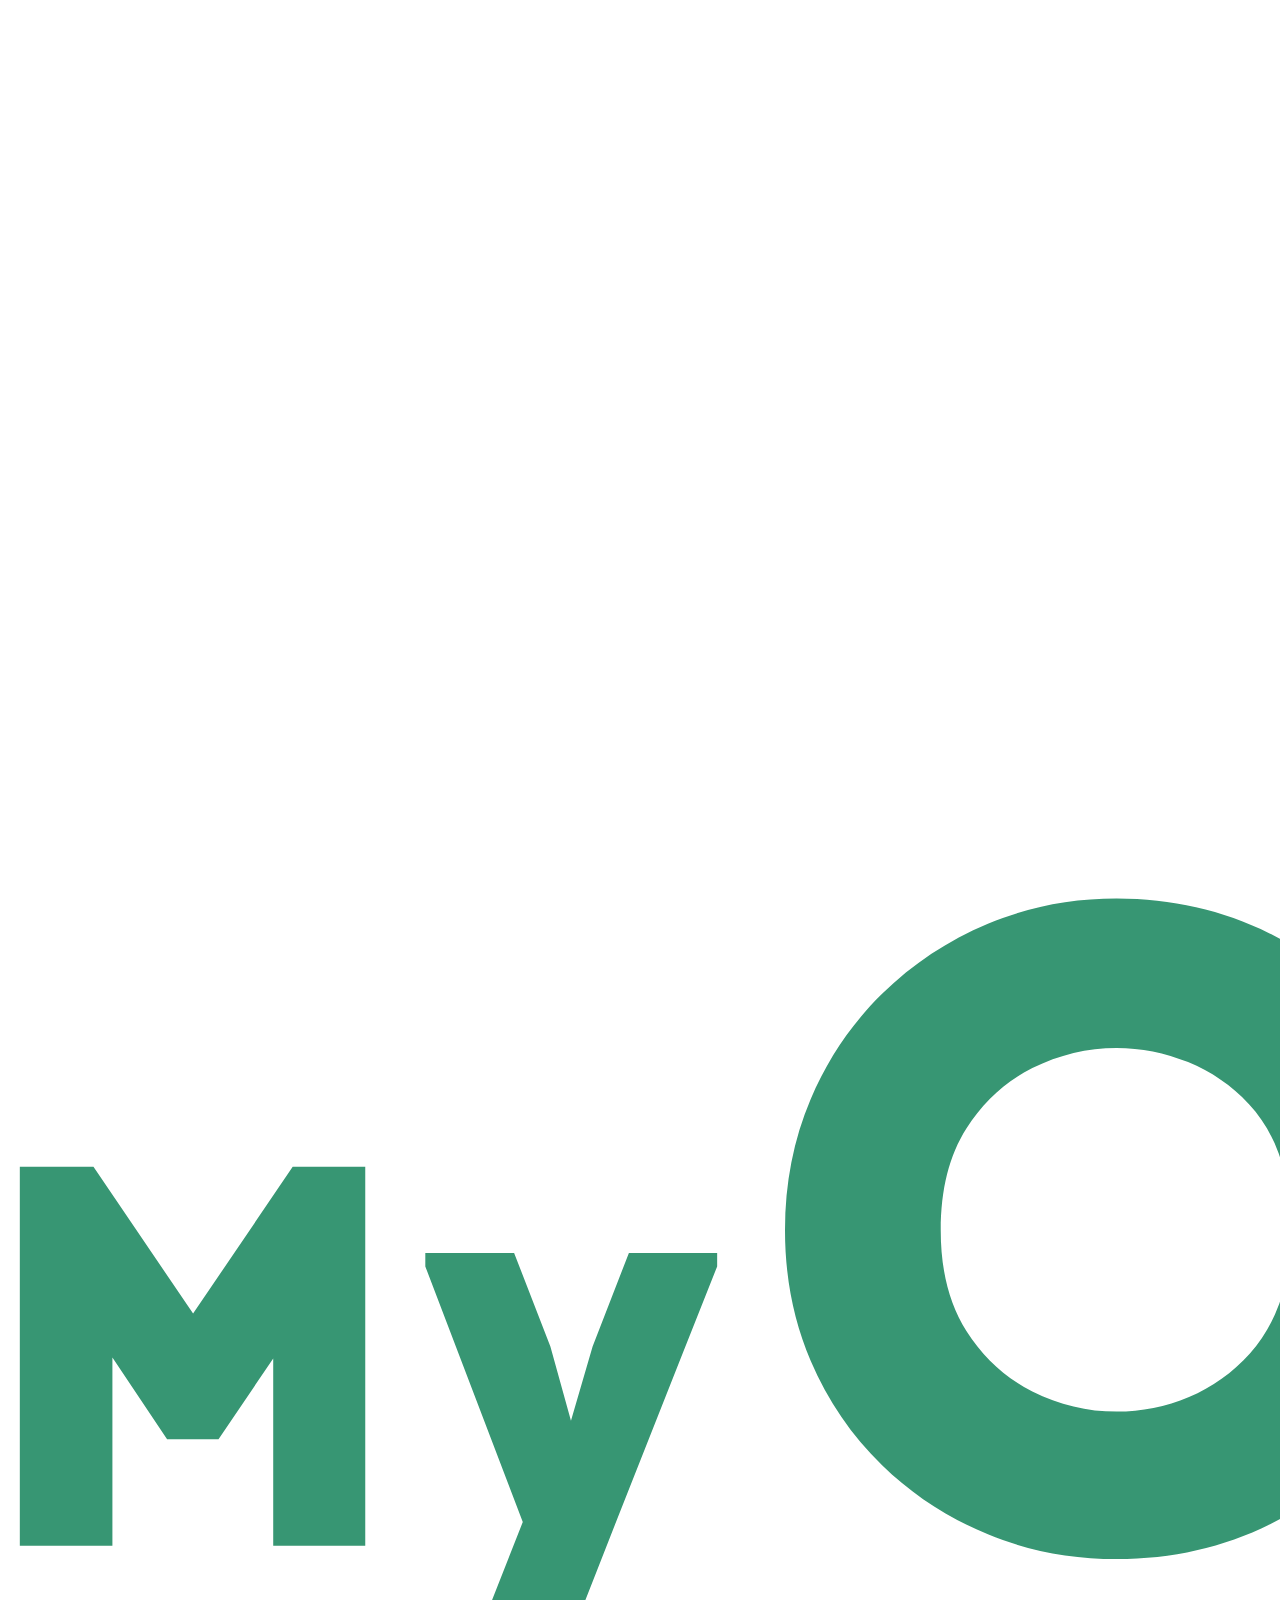
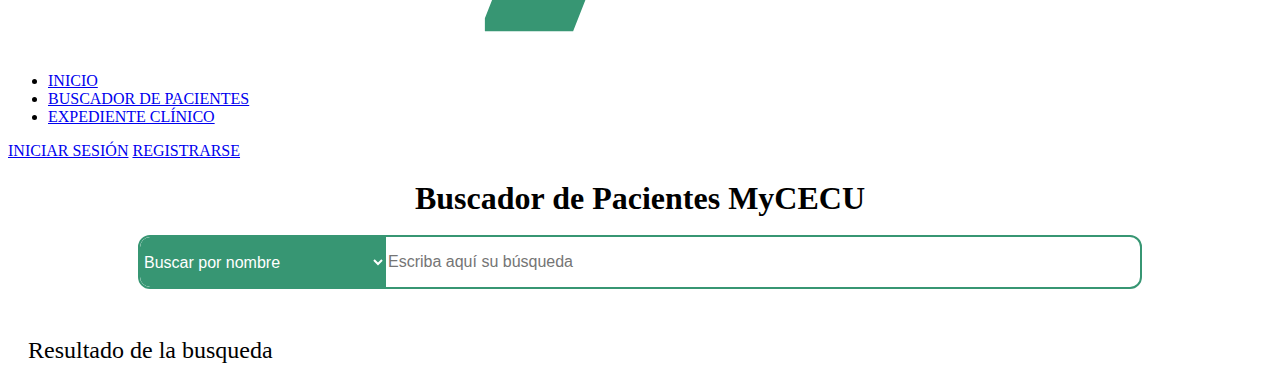
<file: MyCECU/frontend/html/buscador-pacientes.html>
<!-- index.html -->
<!DOCTYPE html>
<html lang="es">
<head>
    <meta charset="UTF-8">
    <meta name="viewport" content="width=device-width, initial-scale=1.0">
    <title>Buscador de pacientes</title>
    <link rel="stylesheet" href="../css/estilos-globales.css">
    <link rel="stylesheet" href="../css/estilos-buscador.css">
</head>
<body>
    <header>
        <nav class="navegacion">
            <div class="logo">
                <img src="../assets/logo-mycecu.svg">
            </div>
            <ul class="menu">
                <li><a href="../html/index.html">INICIO</a></li>
                <li><a href="../html/buscador-pacientes.html">BUSCADOR DE PACIENTES</a></li>
                <li><a href="../html/expediente-clinico.html">EXPEDIENTE CLÍNICO</a></li>
            </ul>
            <div class="acciones">
                <a href="iniciar-sesion.html">INICIAR SESIÓN</a>
                <a href="registro-doctor.html" class="btn-registro">REGISTRARSE</a>
            </div>
        </nav>
    </header>
    <h1>Buscador de Pacientes MyCECU</h1>
    <section class="buscador">
        <select id="criterio" name="criterio">
            <option value="nombre">Buscar por nombre</option>
            <option value="fecha">Buscar por fecha de nacimiento</option>
        </select>
        <input type="search" id="busqueda" name="busqueda" placeholder="Escriba aquí su búsqueda">
    </section>
    <h2>Resultado de la busqueda</h2>
    <section class="resultado">
        <!-- el JS inyecta aquí las tarjetas -->
    </section>
    <script src="../js/selectorBuscador.js"></script>
    <script src="../js/menuNavegacion.js"></script>
</body>
</html>
</file>
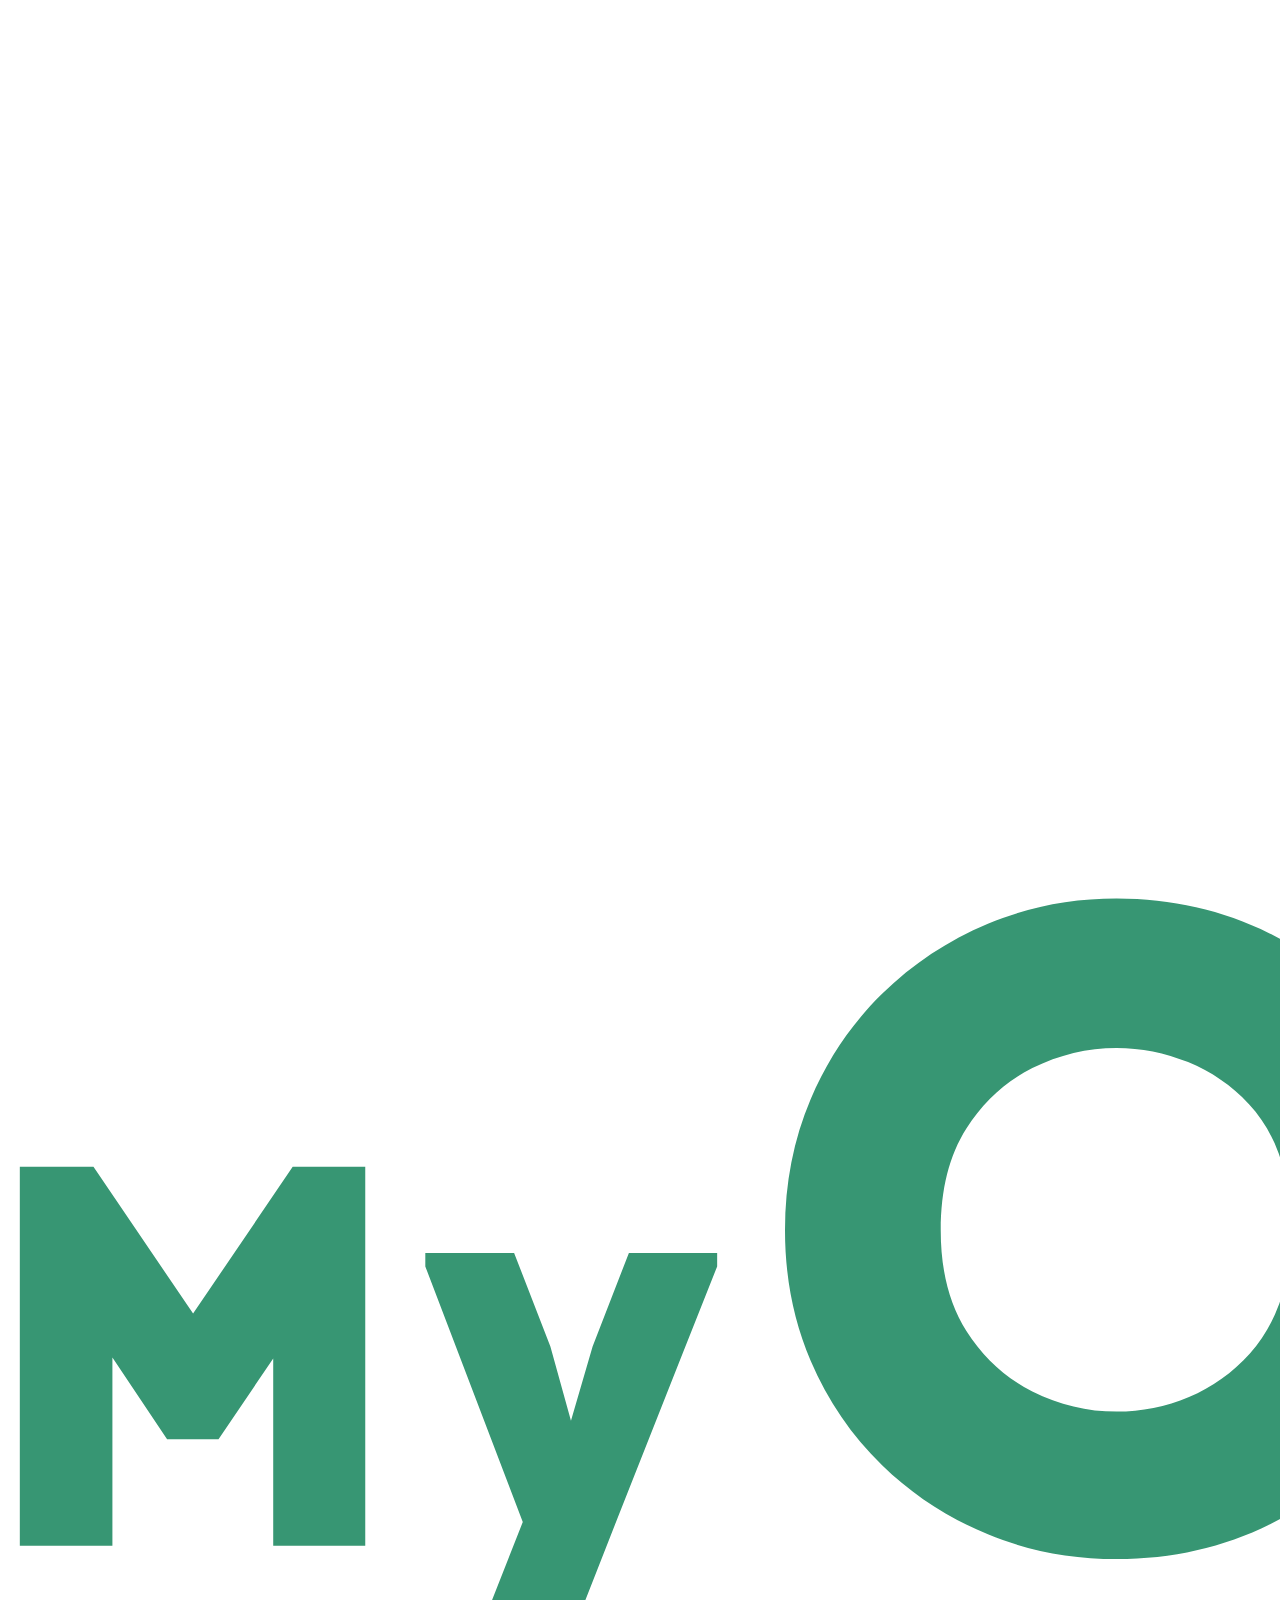
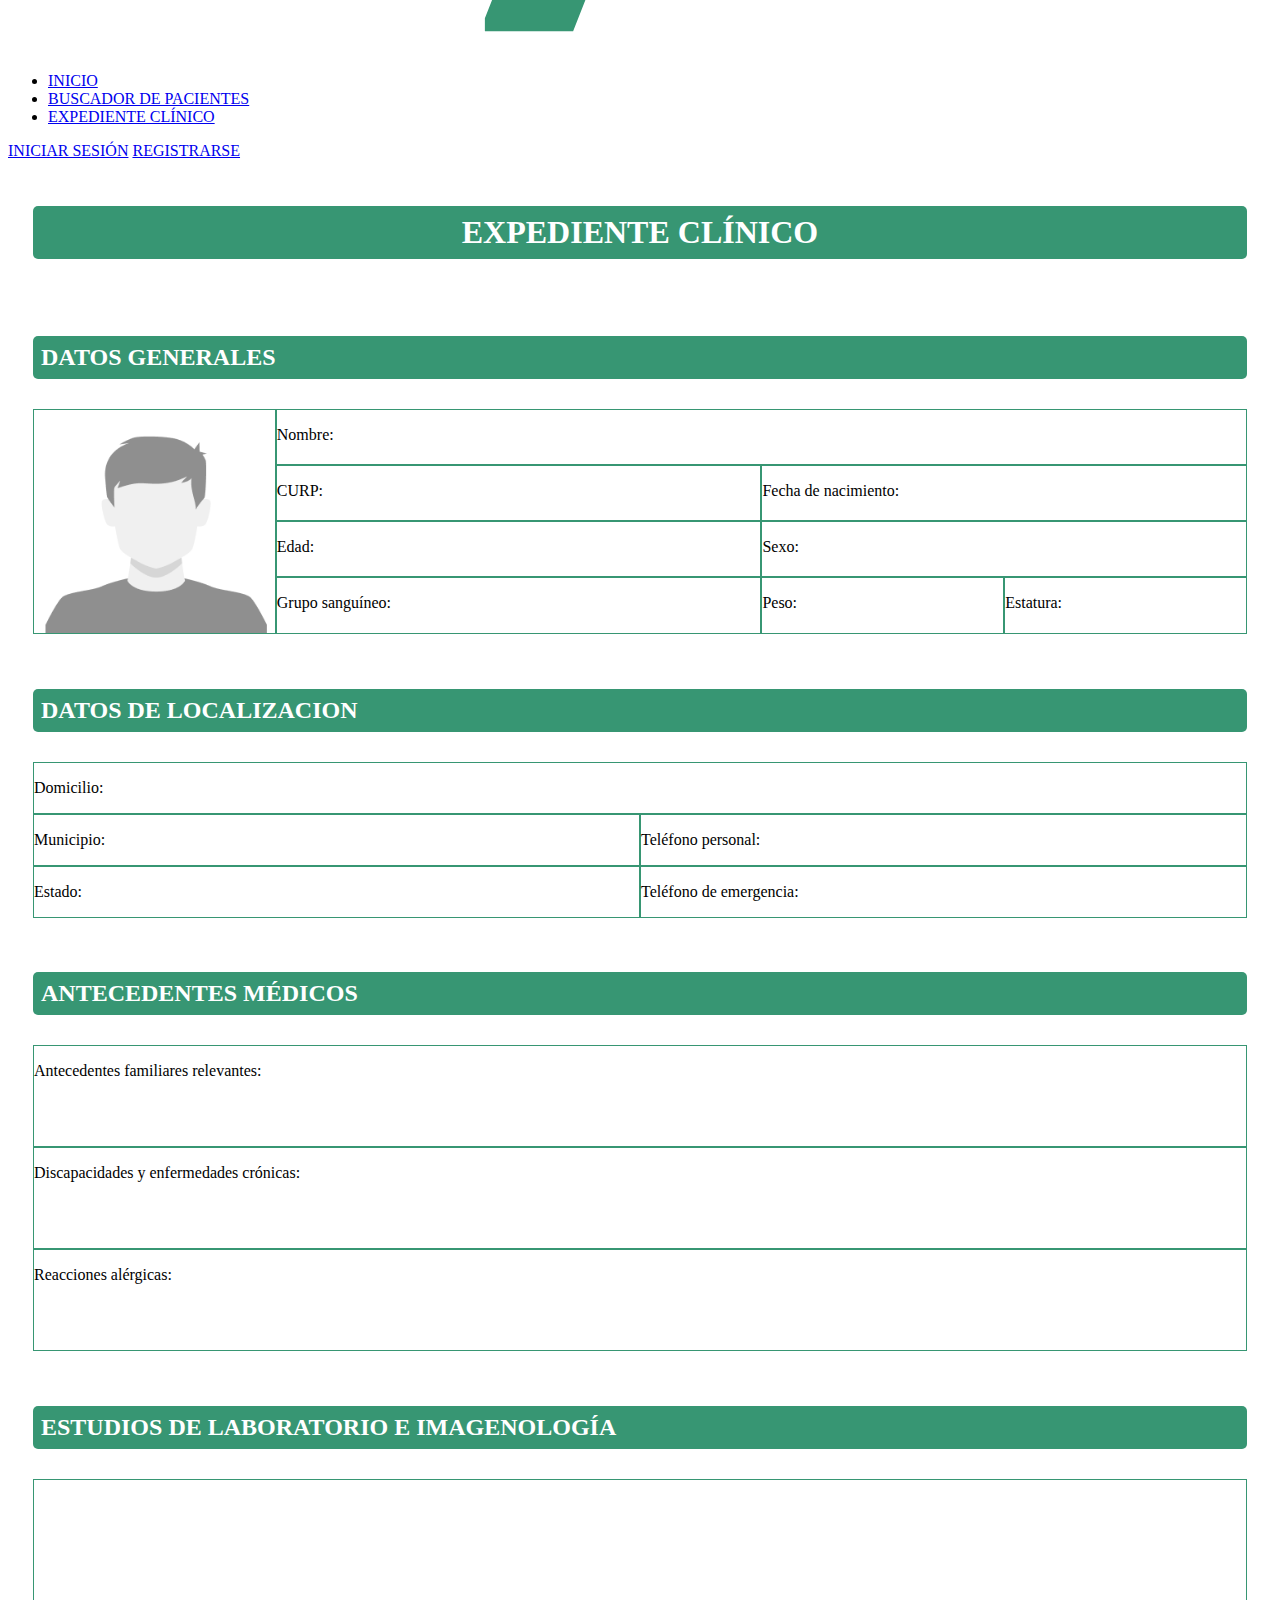
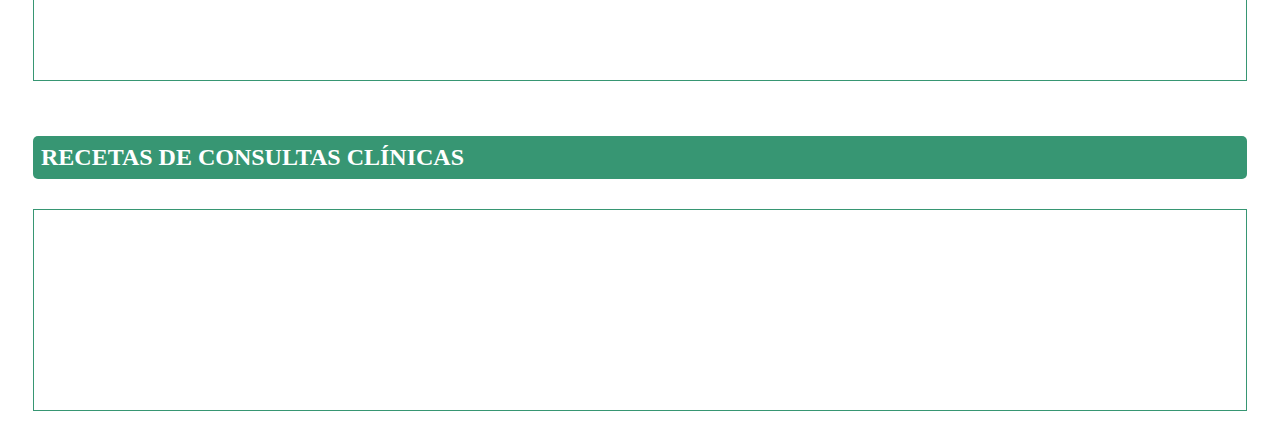
<file: MyCECU/frontend/html/expediente-clinico.html>
<!-- index.html -->
<!DOCTYPE html>
<html lang="es">
<head>
    <meta charset="UTF-8">
    <meta name="viewport" content="width=device-width, initial-scale=1.0">
    <title>Expediente clínico</title>
    <link rel="stylesheet" href="../css/estilos-globales.css">
    <link rel="stylesheet" href="../css/estilos-expediente.css">
</head>
<body>
    <header>
        <nav class="navegacion">
            <div class="logo">
                <img src="../assets/logo-mycecu.svg">
            </div>
            <ul class="menu">
                <li><a href="../html/index.html">INICIO</a></li>
                <li><a href="../html/buscador-pacientes.html">BUSCADOR DE PACIENTES</a></li>
                <li><a href="../html/expediente-clinico.html">EXPEDIENTE CLÍNICO</a></li>
            </ul>
            <div class="acciones">
                <a href="iniciar-sesion.html">INICIAR SESIÓN</a>
                <a href="registro-doctor.html" class="btn-registro">REGISTRARSE</a>
            </div>
        </nav>
    </header>
    <main>
        <h1>EXPEDIENTE CLÍNICO</h1>
        <section>
            <h2>DATOS GENERALES</h2>
            <article class="datos-generales">
                <div class="foto-perfil">
                    <img src="../assets/placeholder-sin-foto.png">
                </div>
                <div>
                    <p>Nombre: </p>
                </div>
                <div>
                    <p>CURP: </p>
                </div>
                <div>
                    <p>Fecha de nacimiento: </p>
                </div>
                <div>
                    <p>Edad: </p>
                </div>
                <div>
                    <p>Grupo sanguíneo: </p>
                </div>
                <div>
                    <p>Sexo: </p>
                </div>
                <div>
                    <p>Peso: </p>
                </div>
                <div>
                    <p>Estatura: </p>
                </div>
            </article>
        </section>

        <section>
            <h2>DATOS DE LOCALIZACION</h2>
            <article class="datos-localizacion">
                <div>
                    <p>Domicilio: </p>
                </div>
                <div>
                    <p>Municipio: </p>
                </div>
                <div>
                    <p>Teléfono personal: </p>
                </div>
                <div>
                    <p>Estado: </p>
                </div>
                <div>
                    <p>Teléfono de emergencia: </p>
                </div>
            </article>
        </section>

        <section>
            <h2>ANTECEDENTES MÉDICOS</h2>
            <article class="antecedentes-medicos">
                <div>
                    <p>Antecedentes familiares relevantes: </p>
                </div>
                <div>
                    <p>Discapacidades y enfermedades crónicas: </p>
                </div>
                <div>
                    <p>Reacciones alérgicas:</p>
                </div>
            </article>
        </section>

        <section>
            <h2>ESTUDIOS DE LABORATORIO E IMAGENOLOGÍA</h2>
            <article class="estudios-laboratorio">

            </article>
        </section>

        <section>
            <h2>RECETAS DE CONSULTAS CLÍNICAS</h2>
            <article class="recetas-clinicas">

            </article>
        </section>

    </main>
    <script src="../js/menuNavegacion.js"></script>
</body>
</html>
</file>
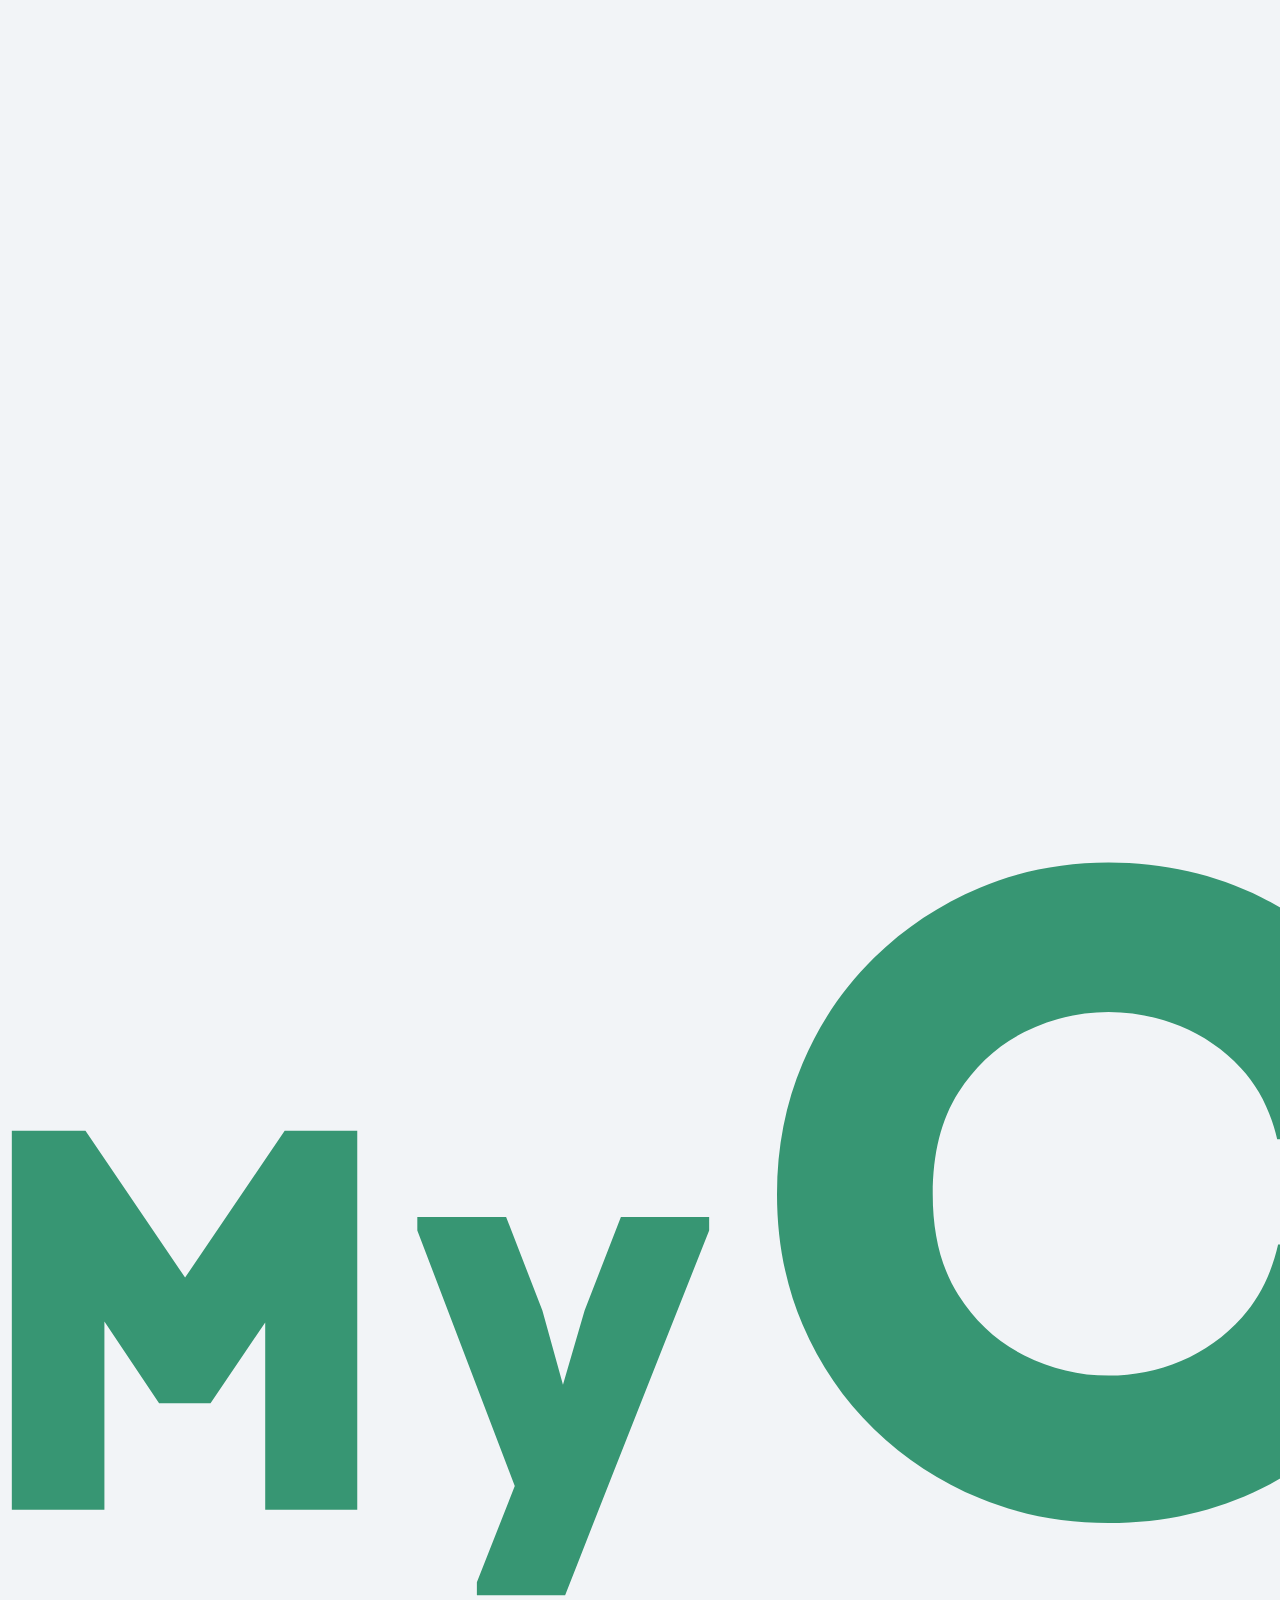
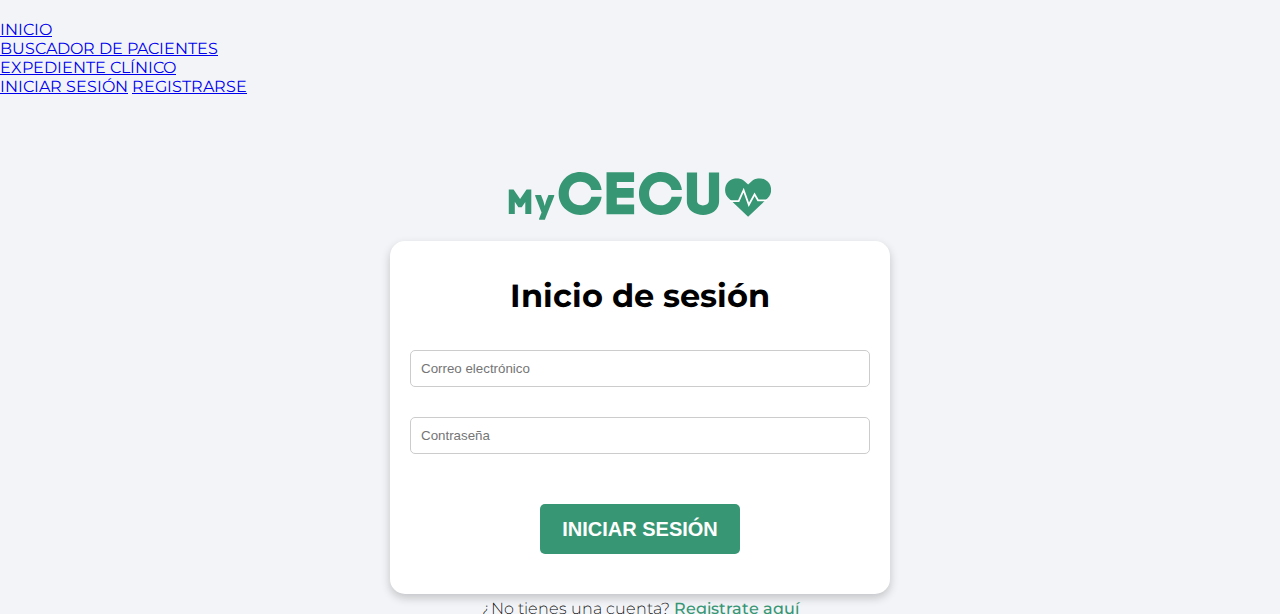
<file: MyCECU/frontend/html/iniciar-sesion.html>
<!DOCTYPE html>
<html lang="en">
<head>
    <meta charset="UTF-8">
    <meta name="viewport" content="width=device-width, initial-scale=1.0">
    <title>Inicio de sesión</title>
    <link rel="stylesheet" href="../css/estilos-globales.css" type="text/css">
    <link rel="stylesheet" href="../css/estilos-inicio-de-sesion.css" type="text/css">
</head>
<body>
    <header>
        <nav class="navegacion">
            <div class="logo">
                <img src="../assets/logo-mycecu.svg">
            </div>
            <ul class="menu">
                <li><a href="../html/index.html">INICIO</a></li>
                <li><a href="../html/buscador-pacientes.html">BUSCADOR DE PACIENTES</a></li>
                <li><a href="../html/expediente-clinico.html">EXPEDIENTE CLÍNICO</a></li>
            </ul>
            <div class="acciones">
                <a href="iniciar-sesion.html">INICIAR SESIÓN</a>
                <a href="registro-doctor.html" class="btn-registro">REGISTRARSE</a>
            </div>
        </nav>
    </header>
    <div class="caja-logo">
        <img src="../assets/logo-mycecu.svg" alt="Logotipo MyCecu">
    </div>
    <div class="caja-login">
        <h1>Inicio de sesión</h1>
        <form id="form-inicio-sesion" name="form-inicio-sesion">
            <input type="email" id="correo" name="correo" placeholder="Correo electrónico" required>
            <input type="password" id="contrasena" name="contrasena" placeholder="Contraseña" required>
            <button type="submit" id="btn-iniciar-sesion" name="btn-iniciar-sesion">INICIAR SESIÓN</button>
        </form>
    </div>
    <div class="caja-registro">
        <p>¿No tienes una cuenta? <a href="registro-doctor.html" id="link-registrate" name="link-registrate">Registrate aquí</a></p>
    </div>
    <script src="../js/menuNavegacion.js"></script>
</body>
</html>
</file>
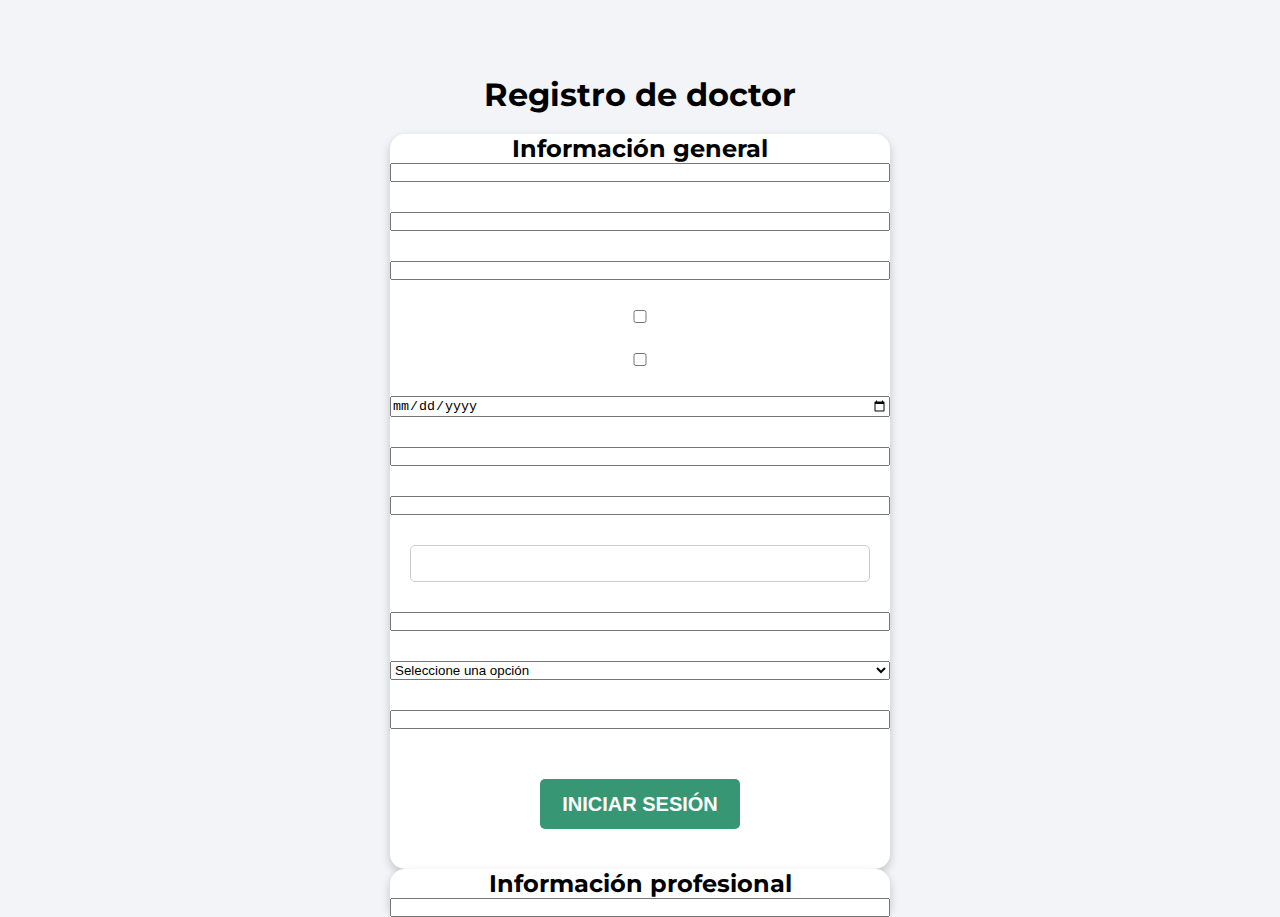
<file: MyCECU/frontend/html/registro-doctor.html>
<!DOCTYPE html>
<html lang="en">
<head>
    <meta charset="UTF-8">
    <meta name="viewport" content="width=device-width, initial-scale=1.0">
    <title>Inicio de Sesión</title>
    <link rel="stylesheet" href="../css/estilos-inicio-de-sesion.css" type="text/css">
</head>
<body>
    <div class="caja-logo">
        <h1>Registro de doctor</h1>
    </div>
    <div class="caja-login">
        <h2>Información general</h2>
        <form>
            <input type="text" required>
            <input type="text" required>
            <input type="text" required>
            <input type="checkbox" required>
            <input type="checkbox" required>
            <input type="date" required>
            <input type="text" required>
            <input type="tel" required>
            <input type="password" required>
            <input type="text" required>
            <select>
                <option value="" disabled selected>Seleccione una opción</option>
            </select>
            <input type="text" required>
            <button type="submit">INICIAR SESIÓN</button>
        </form>
    </div>
        <div class="caja-login">
        <h2>Información profesional</h2>
        <form>
            <input type="" required>
        </form>
    </div>
</body>
</html>
</file>
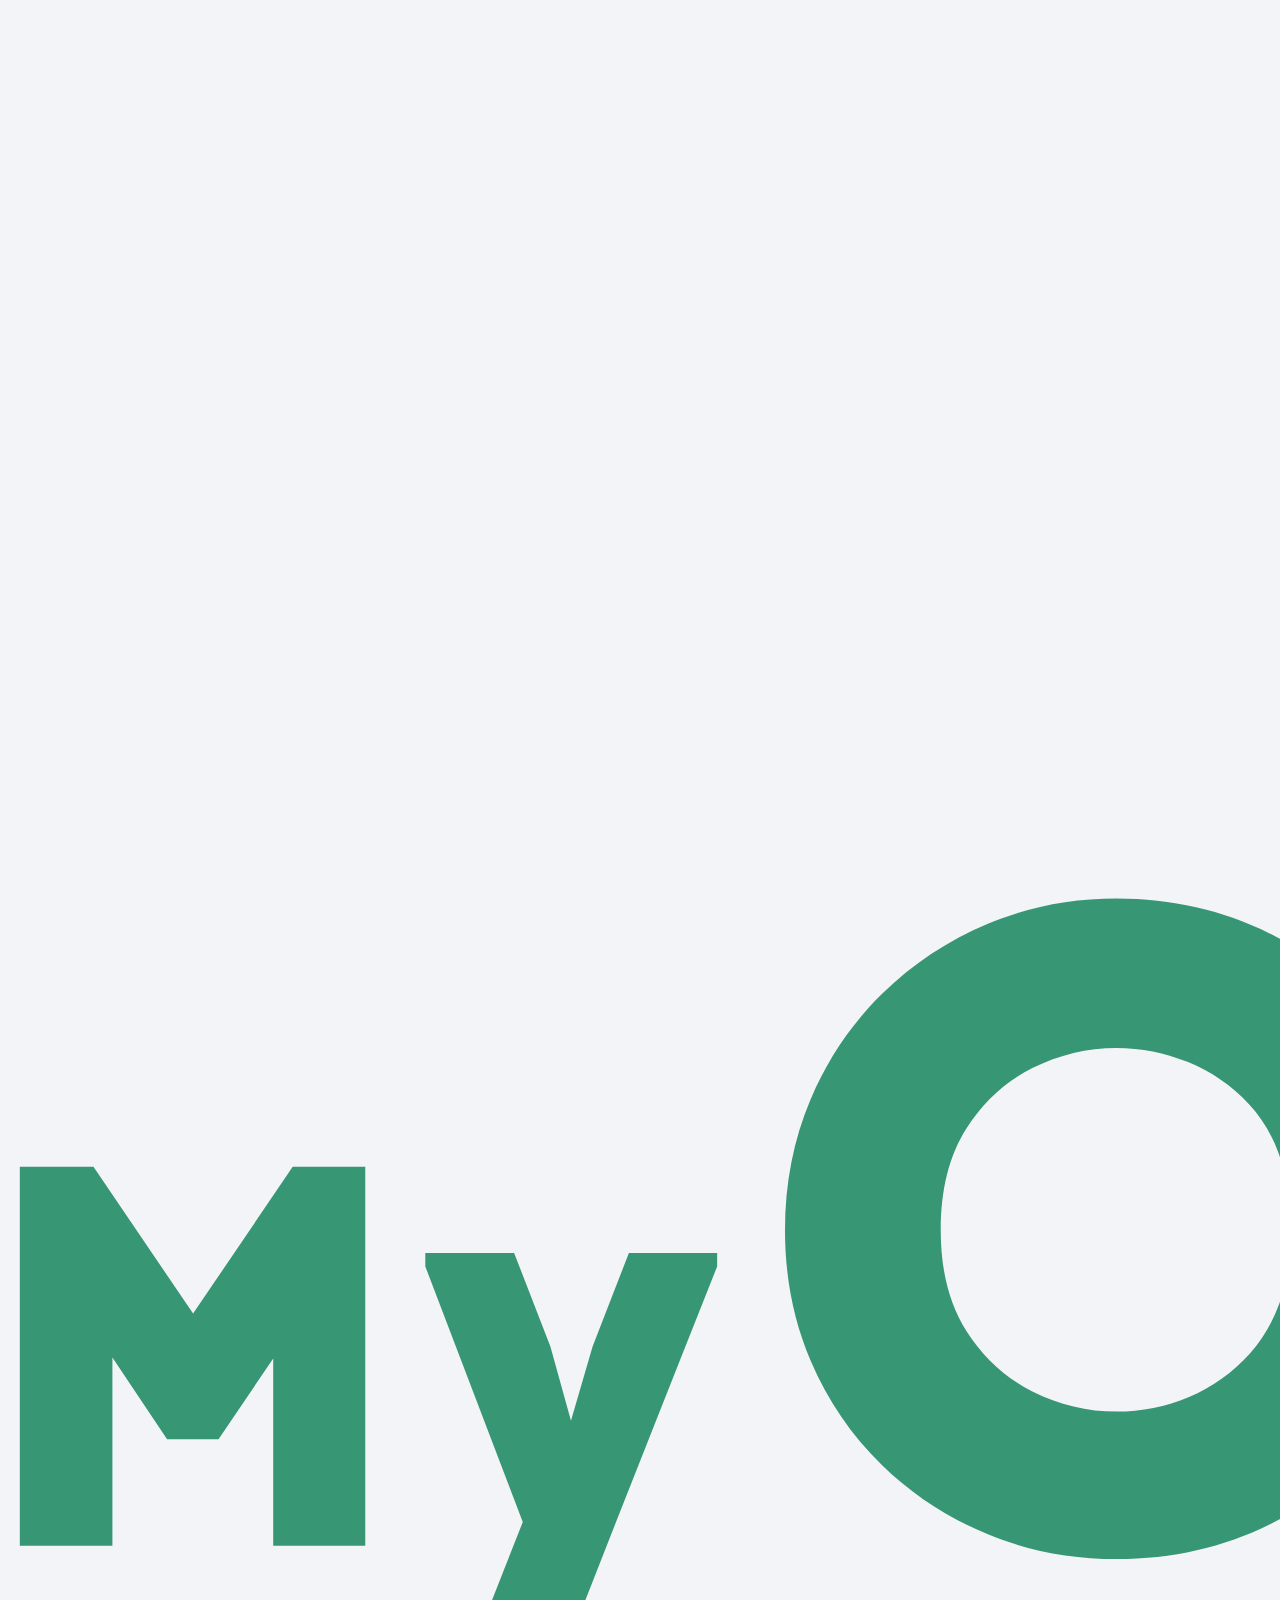
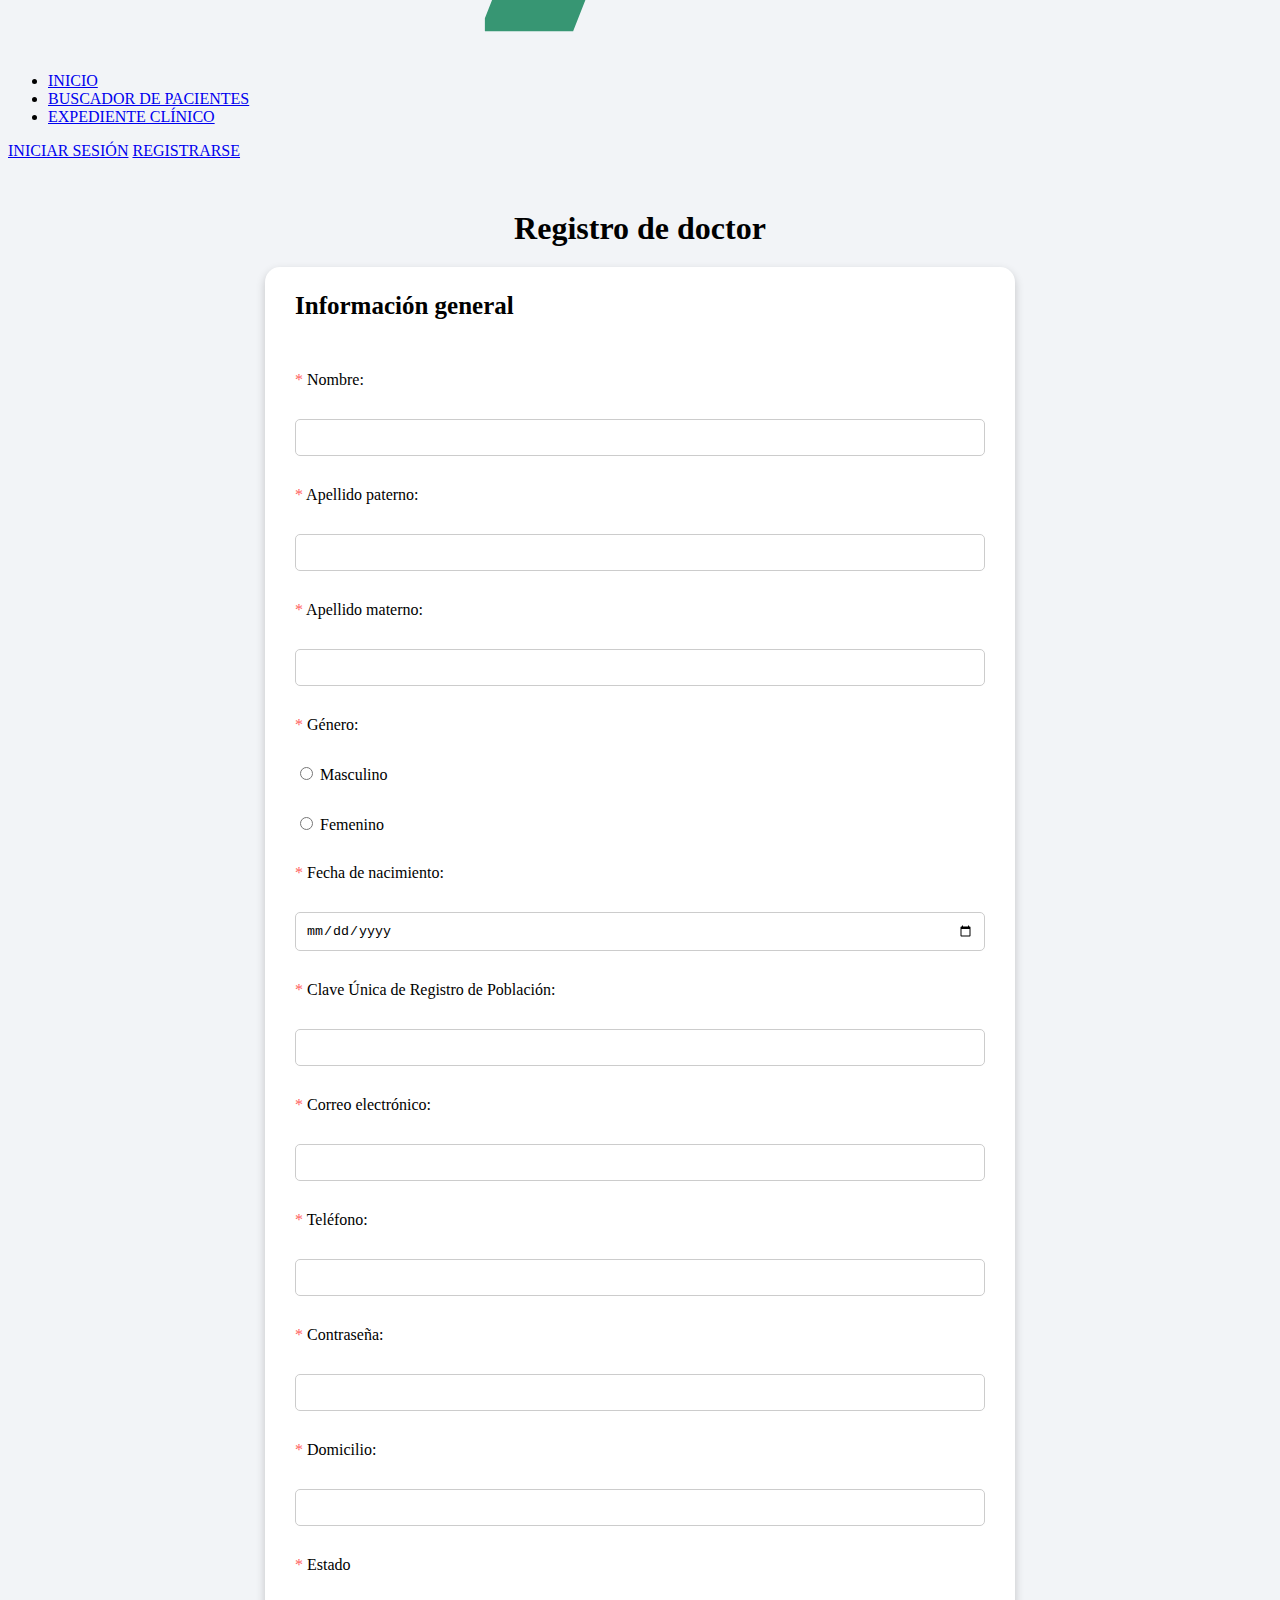
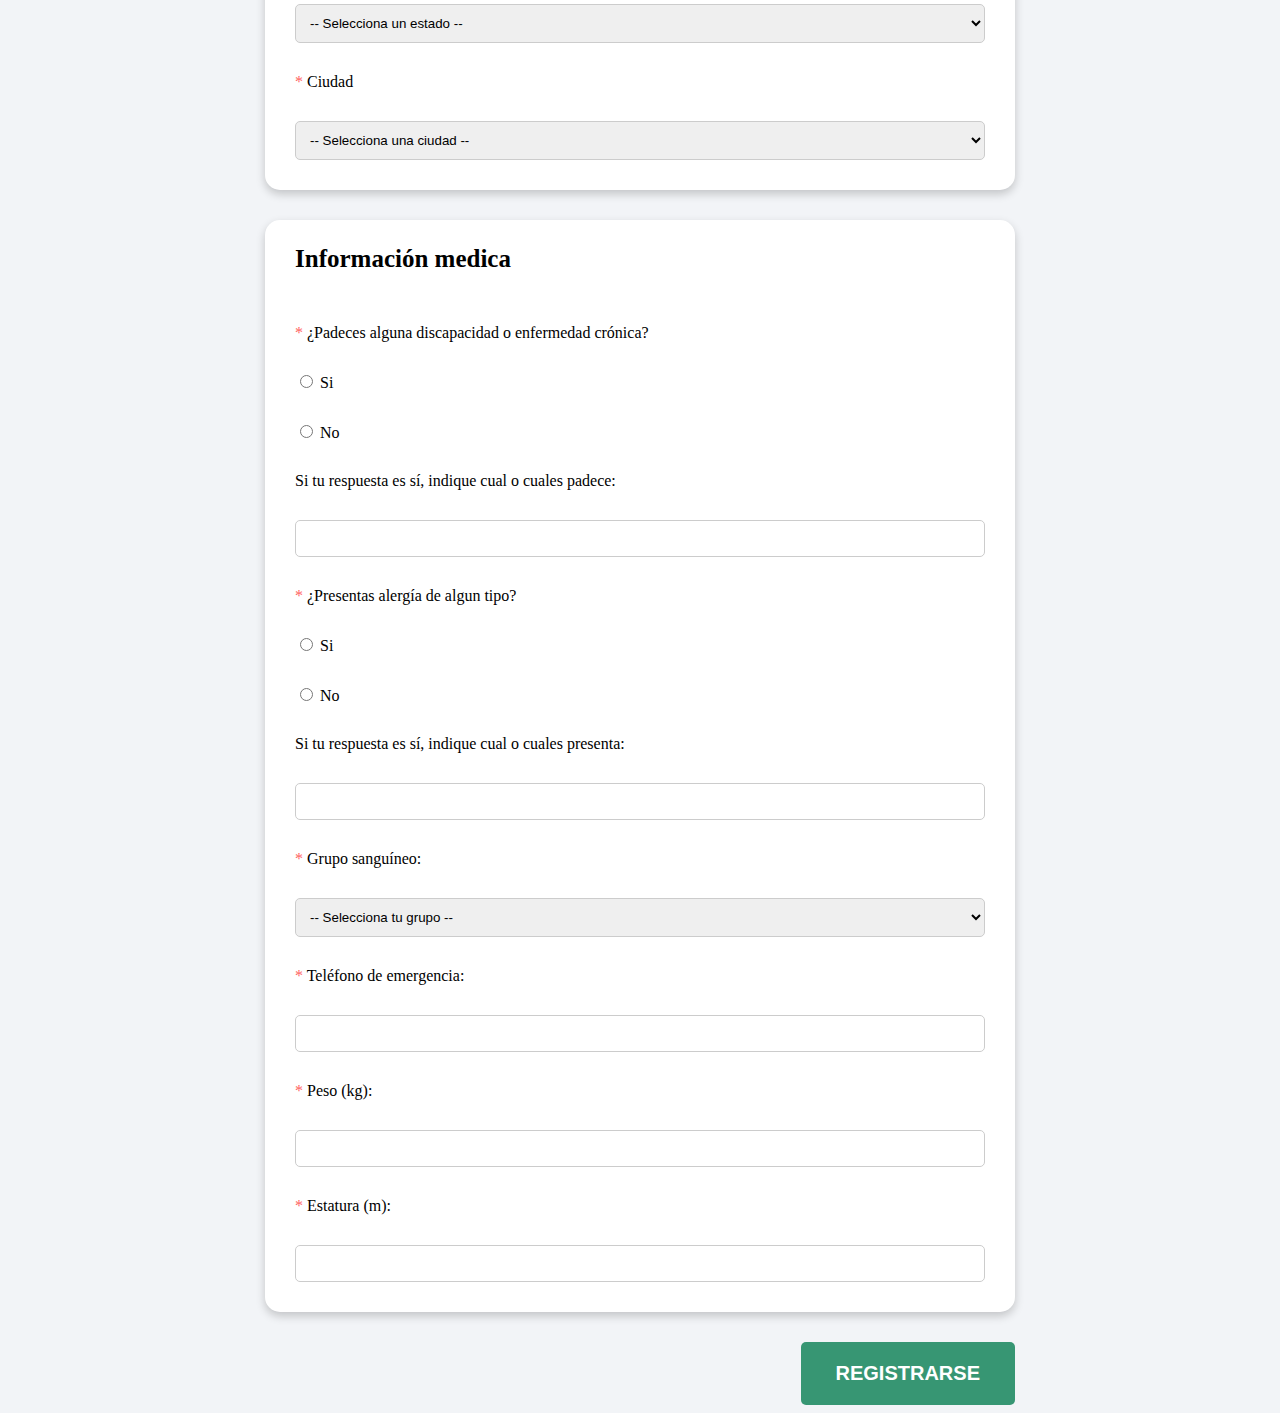
<file: MyCECU/frontend/html/registro-paciente.html>
<!DOCTYPE html>
<html lang="en">
<head>
    <meta charset="UTF-8">
    <meta name="viewport" content="width=device-width, initial-scale=1.0">
    <title>Registro del paciente</title>
    <link rel="stylesheet" href="../css/estilos-globales.css" type="text/css">
    <link rel="stylesheet" href="../css/estilos-registro.css" type="text/css">
</head>
<body>
    <header>
        <nav class="navegacion">
            <div class="logo">
                <img src="../assets/logo-mycecu.svg">
            </div>
            <ul class="menu">
                <li><a href="../html/index.html">INICIO</a></li>
                <li><a href="../html/buscador-pacientes.html">BUSCADOR DE PACIENTES</a></li>
                <li><a href="../html/expediente-clinico.html">EXPEDIENTE CLÍNICO</a></li>
            </ul>
            <div class="acciones">
                <a href="iniciar-sesion.html">INICIAR SESIÓN</a>
                <a href="registro-doctor.html" class="btn-registro">REGISTRARSE</a>
            </div>
        </nav>
    </header>
    <h1>Registro de doctor</h1>
    <form id="form-registro-doctor" name="form-registro-doctor">
        <div class="caja-registro">
            <h2>Información general</h2>
            <label for="nombre"><span>*</span> Nombre:</label>
            <input type="text" id="nombre" name="nombre" required>
            <label for="apellido-paterno"><span>*</span> Apellido paterno:</label>
            <input type="text" id="apellido-paterno" name="apellido-paterno" required>
            <label for="apellido-materno"><span>*</span> Apellido materno:</label>
            <input type="text" id="apellido-materno" name="apellido-materno" required>
            <label><span>*</span> Género:</label>
            <label for="genero-masculino">
                <input type="radio" id="genero-masculino" name="genero" value="masculino" required> Masculino
            </label>
            <label for="genero-femenino">
                <input type="radio" id="genero-femenino" name="genero" value="femenino" required> Femenino
            </label>
            <label for="fecha-nacimiento"><span>*</span> Fecha de nacimiento:</label>
            <input type="date" id="fecha-nacimiento" name="fecha-nacimiento" required>
            <label for="curp"><span>*</span> Clave Única de Registro de Población:</label>
            <input type="text" id="curp" name="curp" required>
            <label for="correo"><span>*</span> Correo electrónico:</label>
            <input type="email" id="correo" name="correo" required>
            <label for="telefono"><span>*</span> Teléfono:</label>
            <input type="tel" id="telefono" name="telefono" pattern="[0-9]*" required>
            <label for="contrasena"><span>*</span> Contraseña:</label>
            <input type="password" id="contrasena" name="contrasena" required>
            <label for="domicilio"><span>*</span> Domicilio:</label>
            <input type="text" id="domicilio" name="domicilio" required>
            <label for="estado"><span>*</span> Estado</label>
            <select id="estado" name="estado" required>
                <option value="" disabled selected hidden>-- Selecciona un estado --</option>
            </select>
            <label for="ciudad"><span>*</span> Ciudad</label>
            <select id="ciudad" name="ciudad" required>
                <option value="" disabled selected hidden>-- Selecciona una ciudad --</option>
            </select>
        </div>
        <div class="caja-registro">
            <h2>Información medica</h2>
            <label><span>*</span> ¿Padeces alguna discapacidad o enfermedad crónica?</label>
            <label for="enfermedad-cronica-si">
                <input type="radio" id="enfermedad-cronica-si" name="enfermedad-cronica" value="si" required> Si
            </label>
            <label for="enfermedad-cronica-no">
                <input type="radio" id="enfermedad-cronica-no" name="enfermedad-cronica" value="no" required> No
            </label>
            <label for="detalles-enfermedad">Si tu respuesta es sí, indique cual o cuales padece:</label>
            <input type="text" id="detalles-enfermedad" name="detalles-enfermedad" required>

            <label><span>*</span> ¿Presentas alergía de algun tipo?</label>
            <label for="alergia-si">
                <input type="radio" id="alergia-si" name="alergia" value="si" required> Si
            </label>
            <label for="alergia-no">
                <input type="radio" id="alergia-no" name="alergia" value="no" required> No
            </label>
            <label for="detalles-alergia">Si tu respuesta es sí, indique cual o cuales presenta:</label>
            <input type="text" id="detalles-alergia" name="detalles-alergia" required>
            <label for="grupo-sanguineo"><span>*</span> Grupo sanguíneo:</label>
            <select id="grupo-sanguineo" name="grupo-sanguineo" required>
                <option value="" disabled selected hidden>-- Selecciona tu grupo --</option>
                <option value="a+">A+</option>
                <option value="a-">A-</option>
                <option value="b+">B+</option>
                <option value="b-">B-</option>
                <option value="ab+">AB+</option>
                <option value="ab-">AB-</option>
                <option value="o+">O+</option>
                <option value="o-">O-</option>
            </select>
            <label for="telefono-emergencia"><span>*</span> Teléfono de emergencia:</label>
            <input type="tel" id="telefono-emergencia" name="telefono-emergencia" pattern="[0-9]*" required>
            <label for="peso"><span>*</span> Peso (kg):</label>
            <input type="number" id="peso" name="peso" min="0" max="500" step="0.01" pattern="^(?:[0-4]?[0-9]{1,2}|500)(?:\\.\\d{1,2})?$" required>
            <label for="estatura"><span>*</span> Estatura (m):</label>
            <input type="number" id="estatura" name="estatura" min="0" max="2.5" step="0.01" pattern="^(?:[0-1](?:\\.\\d{1,2})?|2(?:\\.[0-4]\\d?|\\.5)?)$" required>
        </div>
        <button type="submit" id="btn-registrarse" name="btn-registrarse">REGISTRARSE</button>
    </form>
    <script src="../js/opcionEstados.js"></script>
    <script src="../js/validacionDiscapacidad.js"></script>
    <script src="../js/menuNavegacion.js"></script>
</body>
</html>
</file>
<file: MyCECU/frontend/css/estilos-globales.css>
::-webkit-scrollbar {
  width: 12px;
}

::-webkit-scrollbar-thumb {
  background-color: #379673;
  border-radius: 6px;
}

::-webkit-scrollbar-track {
  background: transparent;
}

body {
  scrollbar-width: thin;
  scrollbar-color: #379673 transparent;
}
</file>
<file: MyCECU/frontend/css/estilos-buscador.css>
h1 {
    width: max-content;
    margin: 20px auto;
    font-size: 32px;
    font-weight: bold;
}

h2 {
    width: max-content;
    margin: 20px;
    margin-top: 50px;
    font-size: 24px;
    font-weight: normal;
}

.buscador {
    display: flex;
    overflow: hidden;
    outline: 2px solid #379673;
    border-radius: 10px;
    width: clamp(300px, 90vw, 1000px);
    margin: 0 auto;
    height: 50px;
}

.buscador select {
    border-radius: 10px 0 0 10px;
    border: none;
    background-color: #379673;
    height: 50px;
    color: #FFFFFF;
    font-size: 16px;
}

.buscador input[type="search"],
.buscador input[type="date"] {
    border-radius: 0 10px 10px 0;
    border: none;
    height: 50px;
    flex: 1;
    font-size: 16px;
}

section img {
    width: 150px;
    height: auto;
    object-fit: cover;
    border-radius: 10px;
    margin: 15px;
}

.informacion {
    margin: 15px;
}

.informacion h3 {
    font-size: 1rem;
    font-weight: bold;
    margin-bottom: 20px;
}

.informacion p {
    font-size: 1rem;
    font-weight: normal;
}

.resultado {
    display: none;
    flex-wrap: wrap;
    gap: 20px;
    justify-content: center;
    width: clamp(300px, 90vw, 1000px);
    margin: 20px auto;
    background-color: #379673;
    border-radius: 10px;
    color: #FFFFFF;
}

.resultado.visible {
    display: flex;
}

.resultado .tarjeta {
    display: flex;
    align-items: flex-start;
    background-color: #379673;
    border-radius: 10px;
    color: #FFF;
    padding: 15px;
    width: 100%;
    box-sizing: border-box;
    position: relative;
}

.resultado .tarjeta img {
    width: 150px;
    height: auto;
    object-fit: cover;
    border-radius: 10px;
    margin-right: 15px;
}

.resultado .tarjeta .botones {
    display: flex;
    flex-direction: column;
    margin-top: 20px;
    gap: 10px;
    margin-left: auto;
}

.resultado .tarjeta .botones button {
    background-color: #FFFFFF;
    color: #000000;
    font-weight: bold;
    border: none;
    border-radius: 10px;
    padding: 8px 12px;
    cursor: pointer;
}


@media (max-width: 768px) {
    h1{
        font-size: 20px;
    }

    h2{
        font-size: 16px;
    }

    .buscador{
        height: 35px;
    }


    .buscador select{
        font-size: 10px;
        height: 35px;
    }

    .buscador input[type="search"],
    .buscador input[type="date"]{
        font-size: 10px;
        height: 35px;
    }

    .resultado .tarjeta {
        flex-direction: column;
    }

    .resultado .tarjeta img,
    .resultado .tarjeta .informacion {
        align-self: center;
    }

    .resultado .tarjeta .botones {
        display: flex;
        flex-direction: column;
        gap: 10px;
        margin: 0 auto;
    }

}
</file>
<file: MyCECU/frontend/css/estilos-expediente.css>
/*
* {
    outline: 1px solid red;
}
*/

main {
    display: flex;
    flex-direction: column;
    gap: 35px;
    padding: 25px;
    
}

section{
    display: flex;
    flex-direction: column;
    gap: 10px;
}

h1, h2 {
    background-color: #379673;
    color: #FFFFFF;
    border-radius: 5px;
}

h1 {
    text-align: center;
    font-size: 2rem;
    padding: 0.5rem;
}

h2 {
    font-size: 1.5rem;
    padding-left: 1rem;
    padding: 0.5rem;
}

.datos-generales {
    display: grid;
    grid-template-columns: repeat(5, 1fr);
    grid-template-rows: repeat(4, 1fr);
    grid-column-gap: 0px;
    grid-row-gap: 0px;
    max-height: 225px;
    min-height: 200px;
}

.foto-perfil > img{
    width: 100%;
    height: 100%;
    object-fit: cover;
    display: block;
}

.datos-generales > div {
    border: 1px solid #379673;
}

div > p:first-child {
    font-weight: 500;
}

.foto-perfil {
    grid-area: 1 / 1 / 5 / 2;
}

.datos-generales > div:nth-child(2) {
    grid-area: 1 / 2 / 2 / 6;
}

.datos-generales > div:nth-child(3) {
    grid-area: 2 / 2 / 3 / 4;
}

.datos-generales > div:nth-child(4) {
    grid-area: 2 / 4 / 3 / 6;
}

.datos-generales > div:nth-child(5) {
    grid-area: 3 / 2 / 4 / 4;
}

.datos-generales > div:nth-child(6) {
    grid-area: 4 / 2 / 5 / 4;
}

.datos-generales > div:nth-child(7) {
    grid-area: 3 / 4 / 4 / 6;
}

.datos-generales > div:nth-child(8) {
    grid-area: 4 / 4 / 5 / 5;
}

.datos-generales > div:nth-child(9) {
    grid-area: 4 / 5 / 5 / 6;
}

.datos-localizacion {
    display: grid;
    grid-template-columns: repeat(2, 1fr);
    grid-template-rows: repeat(3, 1fr);
    grid-column-gap: 0px;
    grid-row-gap: 0px;
    min-height: 150px;
}

.datos-localizacion > div{
    border: 1px solid #379673;
}

.datos-localizacion > div:nth-child(1) { 
    grid-area: 1 / 1 / 2 / 3;
}

.datos-localizacion > div:nth-child(2) { 
    grid-area: 2 / 1 / 3 / 2; 
}

.datos-localizacion > div:nth-child(3) { 
    grid-area: 2 / 2 / 3 / 3; 
}

.datos-localizacion > div:nth-child(4) { 
    grid-area: 3 / 1 / 4 / 2; 
}

.datos-localizacion > div:nth-child(5) { 
    grid-area: 3 / 2 / 4 / 3; 
}

.antecedentes-medicos {
    display: grid;
    grid-template-columns: 1;
    grid-template-rows: repeat(3, 1fr);
    grid-column-gap: 0px;
    grid-row-gap: 0px;
}

.antecedentes-medicos > div{
    border: 1px solid #379673;
    min-height: 100px;
}

.antecedentes-medicos > div:nth-child(1) { 
    grid-area: 1 / 1 / 2 / 2; 
}

.antecedentes-medicos > div:nth-child(2) { 
    grid-area: 2 / 1 / 3 / 2; 
}

.antecedentes-medicos > div:nth-child(3) { 
    grid-area: 3 / 1 / 4 / 2; 
}

.estudios-laboratorio{
    border: 1px solid #379673;
    min-height: 200px;
}

.recetas-clinicas{
    border: 1px solid #379673;
    min-height: 200px;
}
</file>
<file: MyCECU/frontend/css/estilos-inicio-de-sesion.css>
@font-face {
  font-family: 'Montserrat';
  src: url(../fuentes/montserrat.ttf);
}

*{
    box-sizing: border-box;
    margin: 0;
    padding: 0;
}

body{
    background-color: #F2F4F7;
    font-family: 'Montserrat';
}

.caja-logo{
    display: block;
    width: max-content;
    margin: 75px auto 20px auto;
}

.caja-logo img{
    display: block;
    height: 50px;
    width: auto;
}

.caja-login{
    background: #fff;
    border-radius: 15px;
    box-shadow: 0 4px 10px rgba(0, 0, 0, 0.2);
    text-align: center;
    width: clamp(300px, 80vw, 500px);
    margin: 0 auto;
}

.caja-login h1{
    font-size: 40;
    font-weight: bold;
    padding: 35px;
}

.caja-login form{
    display: flex;
    flex-direction: column;
    align-items: stretch;
    gap: 30px
}

.caja-login input[type="email"],
.caja-login input[type="password"]{
    padding: 10px;
    margin: 0 20px;
    border: 1px solid #ccc;
    border-radius: 5px;
}

.caja-login input[type="email"]:focus,
.caja-login input[type="password"]:focus{
    outline: 2px solid #379673;
}

.caja-login button[type="submit"]{
    height: 50px;
    width: 200px;
    margin: 20px auto 40px auto; 
    background-color: #379673;
    color: #FFFFFF;
    border-radius: 5px;
    font-size: 20px;
    font-weight: bold;
    border: none;
    transition: opacity 0.3s ease;
}

.caja-login button:hover {
    opacity: 0.90;
}

.caja-registro{
    text-align: center;
    padding-top: 5px;
}

.caja-registro p{
    font-weight: 250;
}

.caja-registro p > a{
    color: #379673;
    font-weight: 500;
}
</file>
<file: MyCECU/frontend/css/estilos-registro.css>
body{
    background-color: #F2F4F7;
}

h1{
    display: block;
    width: max-content;
    margin: 50px auto 20px auto;
    font-size: 32px;
    font-weight: bold;
}

h2{
    font-size: 25px;
    margin-top: 25px;
}

form{
    width: clamp(300px, 80vw, 750px);
    margin: 0 auto;
    display: flex;
    flex-direction: column;
    gap: 30px;
}

.caja-registro{
    background:#FFFFFF;
    border-radius:15px;
    box-shadow:0 4px 10px rgba(0,0,0,.2);
    display:flex;
    flex-direction:column;
    gap:30px;  
    padding: 30px;
    padding-top: 0;
}

span{
    color: #FF6161;
}

.caja-registro input[type="email"],
.caja-registro input[type="password"],
.caja-registro input[type="date"],
.caja-registro input[type="tel"],
.caja-registro input[type="text"],
.caja-registro input[type="number"],
.caja-registro select{
    padding: 10px;
    border: 1px solid #ccc;
    border-radius: 5px;
}

.caja-registro input[type="email"]:focus,
.caja-registro input[type="password"]:focus,
.caja-registro input[type="date"]:focus,
.caja-registro input[type="tel"]:focus,
.caja-registro input[type="text"]:focus,
.caja-registro input[type="number"]:focus,
.caja-registro select:focus{
    outline: 2px solid #379673;
}

form button[type="submit"]{
    align-self: flex-end;
    padding: 20px 35px;
    background-color: #379673;
    color: #FFFFFF;
    border-radius: 5px;
    font-size: 20px;
    font-weight: bold;
    border: none;
    transition: opacity 0.3s ease;
}

form button[type="submit"]:hover{
    opacity: 0.90;
}
</file>
